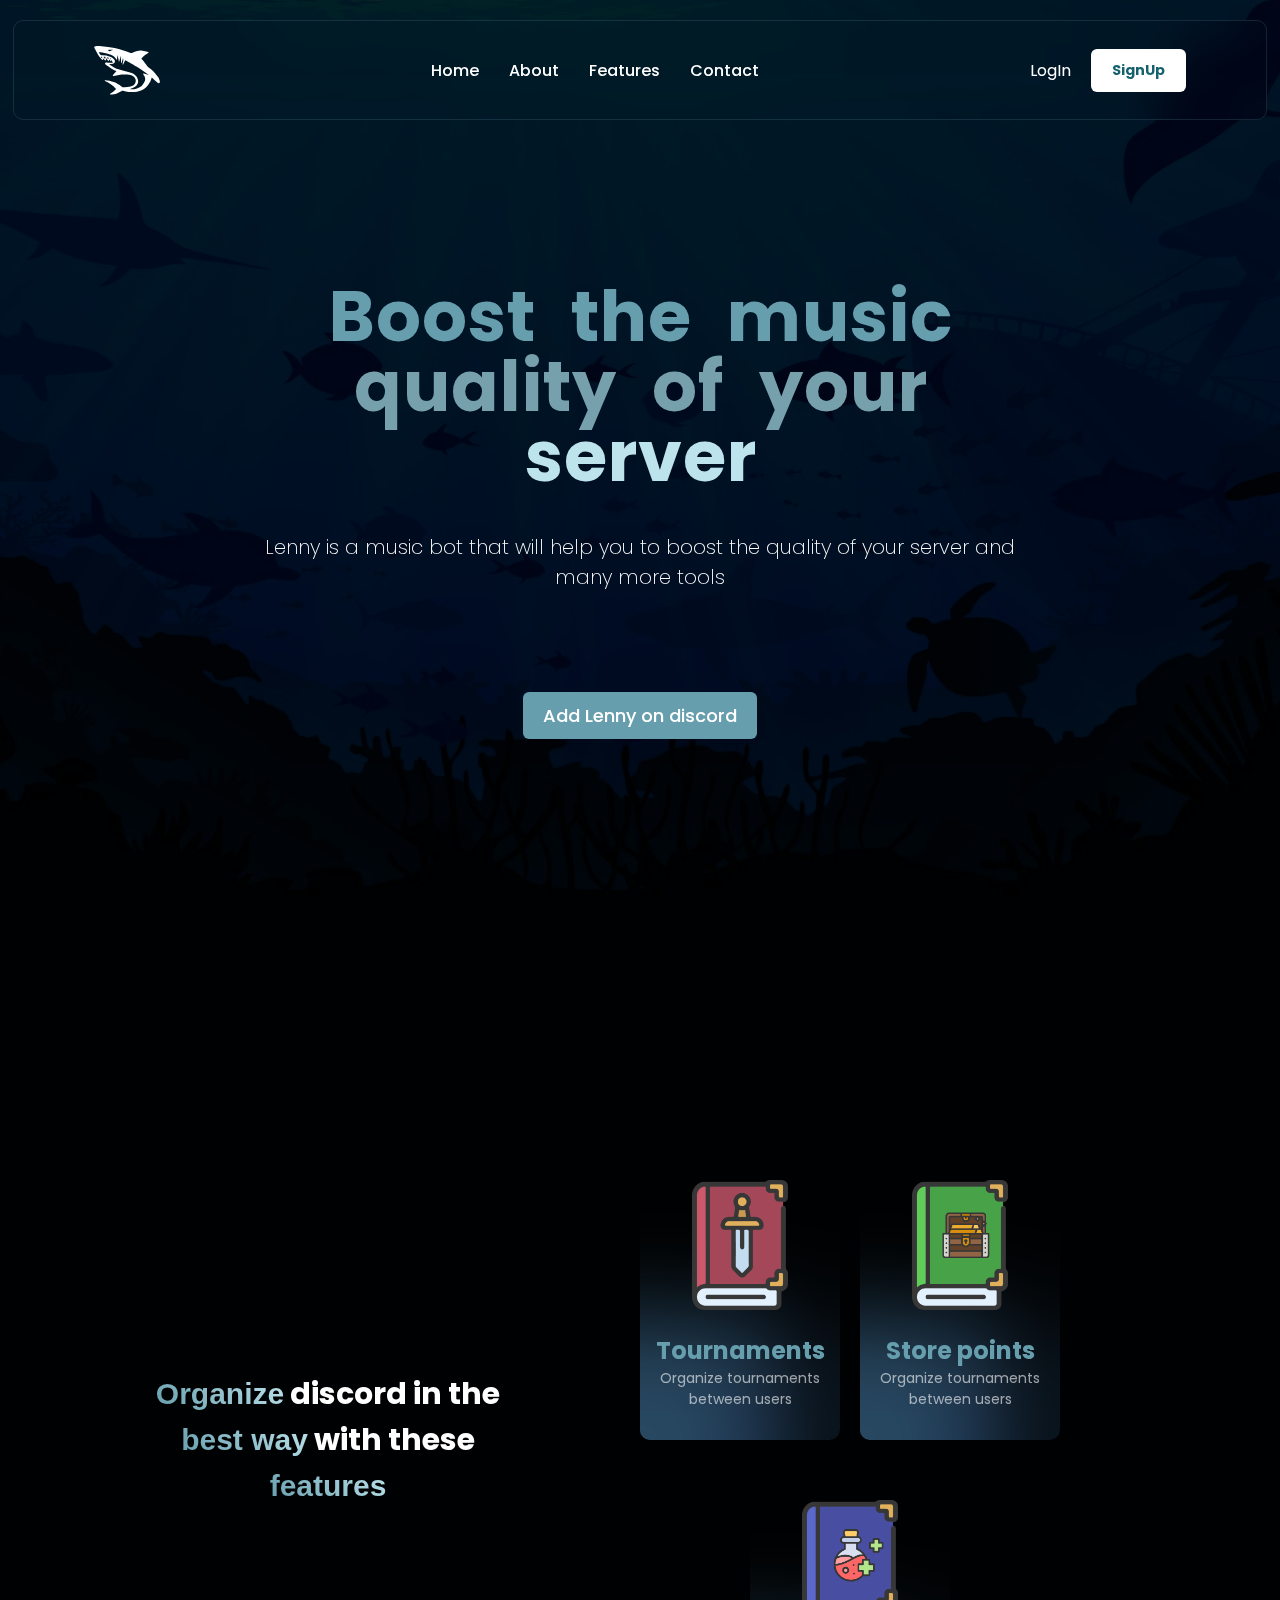
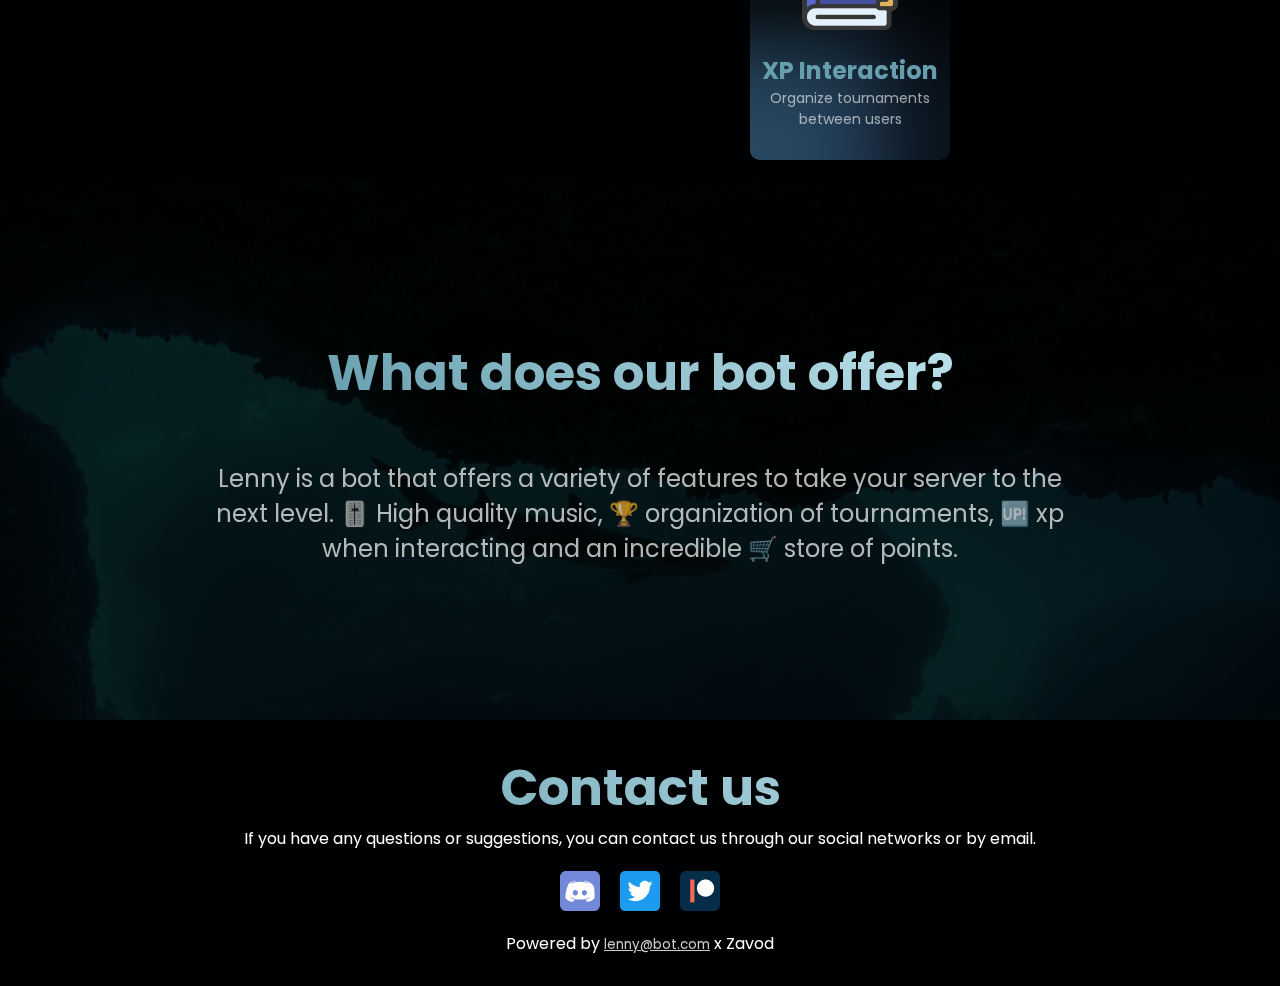
<file: index.html>
<!DOCTYPE html>
<html lang="en">
  <head>
    <meta charset="UTF-8" />
    <meta http-equiv="X-UA-Compatible" content="IE=edge" />
    <meta name="viewport" content="width=device-width, initial-scale=1.0" />
    <title>Lenny Bot Project - Home</title>
    <link rel="stylesheet" href="./src/static/css/animations.css" />
    <link rel="stylesheet" href="./src/static/css/mediaqueries.css" />
    <link rel="stylesheet" href="./src/static/css/format.css" />
    <link
      rel="shortcut icon"
      href="./src/static/images/favicon/favicon.ico"
      type="image/x-icon"
    />
    <link
      rel="shortcut icon"
      sizes="16x16"
      href="./src/static/images/favicon/favicon-16x16.png"
      type="image/png"
    />
    <link
      rel="shortcut icon"
      sizes="32x32"
      href="./src/static/images/favicon/favicon-32x32.png"
      type="image/png"
    />
    <link
      rel="shortcut icon"
      sizes="192x192"
      href="./src/static/images/favicon/android-chrome-192x192.png"
      type="image/png"
    />
    <link
      rel="shortcut icon"
      href="./src/static/images/favicon/android-chrome-512x512.png"
      type="image/png"
      sizes="512x512"
    />
    <link
      rel="apple-touch-icon"
      href="./src/static/images/favicon/apple-touch-icon.png"
      type="image/png"
    />
  </head>
  <body>
    <header>
      <div class="header__container">
        <img src="./src/static/images/logos/Lenny logo.svg" alt="" />
        <nav>
          <ul class="nav__menu">
            <li><a href="">Home</a></li>
            <li><a href="#about">About</a></li>
            <li><a href="#features">Features</a></li>
            <li><a href="#contact">Contact</a></li>
          </ul>
        </nav>
        <div class="header__buttons">
          <a href="src/modules/login.html">LogIn</a>
          <a href="src/modules/register.html" class="btn--primary">SignUp</a>
        </div>
      </div>
    </header>
    <main>
      <section class="hero__container">
        <article class="hero__content">
          <h1 class="hero__content--title">
            <div class="wave">
              <span style="--i: 1" class="m--fix">B</span>
              <span style="--i: 2" class="m--fix">o</span>
              <span style="--i: 3" class="m--fix">o</span>
              <span style="--i: 4" class="m--fix">s</span>
              <span style="--i: 5" class="m--fix">t</span>
              <span style="--i: 6" class="p--fix"></span>
              <span style="--i: 7" class="m--fix">t</span>
              <span style="--i: 8" class="m--fix">h</span>
              <span style="--i: 9" class="m--fix">e</span>
              <span style="--i: 10" class="p--fix"></span>
              <span style="--i: 11" class="m--fix">m</span>
              <span style="--i: 12" class="m--fix">u</span>
              <span style="--i: 13" class="m--fix">s</span>
              <span style="--i: 14" class="m--fix">i</span>
              <span style="--i: 15" class="m--fix">c</span>
            </div>
            <div class="wave">
              <span style="--i: 1" class="m--fix">q</span>
              <span style="--i: 2" class="m--fix">u</span>
              <span style="--i: 3" class="m--fix">a</span>
              <span style="--i: 4" class="m--fix">l</span>
              <span style="--i: 5" class="m--fix">i</span>
              <span style="--i: 6" class="m--fix">t</span>
              <span style="--i: 7" class="m--fix">y</span>
              <span style="--i: 8" class="p--fix"></span>
              <span style="--i: 9" class="m--fix">o</span>
              <span style="--i: 10" class="m--fix">f</span>
              <span style="--i: 11" class="p--fix"></span>
              <span style="--i: 12" class="m--fix">y</span>
              <span style="--i: 13" class="m--fix">o</span>
              <span style="--i: 14" class="m--fix">u</span>
              <span style="--i: 15" class="m--fix">r</span>
            </div>
            <div class="wave">
              <span style="--i: 1" class="m--fix">s</span>
              <span style="--i: 3" class="m--fix">e</span>
              <span style="--i: 5" class="m--fix">r</span>
              <span style="--i: 7" class="m--fix">v</span>
              <span style="--i: 9" class="m--fix">e</span>
              <span style="--i: 11" class="m--fix">r</span>
            </div>
          </h1>
          <h2 class="hero__content--subtitle">
            Lenny is a music bot that will help you to boost the quality of your
            server and many more tools
          </h2>
          <button class="btn--secondary">
            <a
              href="https://discord.com/api/oauth2/authorize?client_id=1012143866092191844&permissions=8&scope=applications.commands%20bot"
              >Add Lenny on discord</a
            >
          </button>
        </article>
      </section>

      <div class="clear--content"></div>

      <section id="features" class="features__container block--width">
        <article class="features__content">
          <div class="features__text">
            <h2 class="features__text__title">
              <span class="text--gradient">Organize</span> discord in the
              <span class="text--gradient">best way</span> with these
              <span class="text--gradient">features</span>
            </h2>
          </div>
          <div class="features__cards">
            <div class="slime__container">
              <div class="slime__content"></div>
              <div class="card">
                <img src="./src/static/images/cards/book-card1.png" alt="" />
                <div class="card__content">
                  <h3>Tournaments</h3>
                  <p>Organize tournaments between users</p>
                </div>
              </div>
            </div>
            <div class="slime__container">
              <div class="slime__content"></div>
              <div class="card">
                <img src="./src/static/images/cards/book-card3.png" alt="" />
                <div class="card__content">
                  <h3>Store points</h3>
                  <p>Organize tournaments between users</p>
                </div>
              </div>
            </div>
            <div class="slime__container">
              <div class="slime__content"></div>
              <div class="card">
                <img src="./src/static/images/cards/book-card2.png" alt="" />
                <div class="card__content">
                  <h3>XP Interaction</h3>
                  <p>Organize tournaments between users</p>
                </div>
              </div>
            </div>
          </div>
        </article>
      </section>

      <section id="about" class="aboutUs__container">
        <article class="aboutUs__content">
          <h2 class="primary--title text--gradient">
            What does our bot offer?
          </h2>
          <p>
            Lenny is a bot that offers a variety of features to take your server
            to the next level. 🎚️ High quality music, 🏆 organization of
            tournaments, 🆙 xp when interacting and an incredible 🛒 store of
            points.
          </p>
        </article>
      </section>
    </main>
    <footer id="contact" class="contact__container block--width">
      <article class="contact__content">
        <h2 class="primary--title text--gradient">Contact us</h2>
        <p>
          If you have any questions or suggestions, you can contact us through
          our social networks or by email.
        </p>
        <div class="contact__social">
          <a href="https://discord.com" target="_blank">
            <img src="./src/static/images/logos/discord.svg" alt="" />
          </a>
          <a href="https://twitter.com" target="_blank">
            <img src="./src/static/images/logos/twitter.svg" alt="" />
          </a>
          <a href="https://www.patreon.com" target="_blank">
            <img src="./src/static/images/logos/patreon.svg" alt="" />
          </a>
        </div>
        Powered by
        <a class="mail" href="mailto:nf@nf.com">lenny@bot.com</a>
        x <a href="https://github.com/aboueidlautaro">Zavod</a>
      </article>
    </footer>
  </body>
</html>
</file>
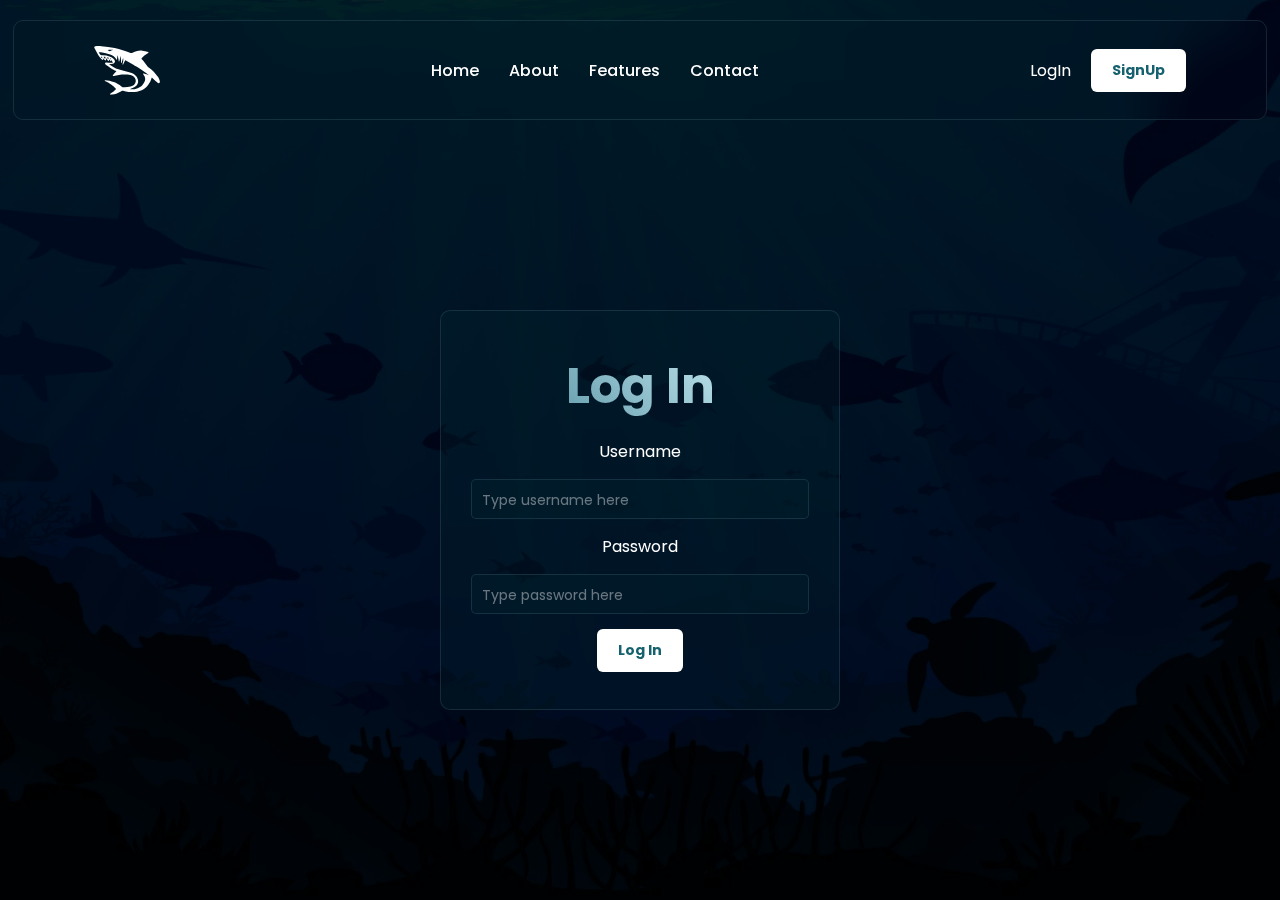
<file: src/modules/login.html>
<!DOCTYPE html>
<html lang="en">
  <head>
    <meta charset="UTF-8" />
    <meta http-equiv="X-UA-Compatible" content="IE=edge" />
    <meta name="viewport" content="width=device-width, initial-scale=1.0" />
    <title>Lenny Bot Project - LogIn</title>
    <link rel="stylesheet" href="../static/css/animations.css" />
    <link rel="stylesheet" href="../static/css/mediaqueries.css" />
    <link rel="stylesheet" href="../static/css/format.css" />
    <link
      rel="shortcut icon"
      href="./src/static/images/favicon/favicon.ico"
      type="image/x-icon"
    />
    <link
      rel="shortcut icon"
      sizes="16x16"
      href="../static/images/favicon/favicon-16x16.png"
      type="image/png"
    />
    <link
      rel="shortcut icon"
      sizes="32x32"
      href="../static/images/favicon/favicon-32x32.png"
      type="image/png"
    />
    <link
      rel="shortcut icon"
      sizes="192x192"
      href="../static/images/favicon/android-chrome-192x192.png"
      type="image/png"
    />
    <link
      rel="shortcut icon"
      href="../static/images/favicon/android-chrome-512x512.png"
      type="image/png"
      sizes="512x512"
    />
    <link
      rel="apple-touch-icon"
      href="../static/images/favicon/apple-touch-icon.png"
      type="image/png"
    />
  </head>
  <body>
    <header>
      <div class="header__container">
        <img src="../static/images/logos/Lenny logo.svg" alt="" />
        <nav>
          <ul class="nav__menu">
            <li><a href="../../index.html">Home</a></li>
            <li><a href="../../index.html#about">About</a></li>
            <li><a href="../../index.html#features">Features</a></li>
            <li><a href="../../index.html#contact">Contact</a></li>
          </ul>
        </nav>
        <div class="header__buttons">
          <a href="">LogIn</a>
          <a href="./register.html" class="btn--primary">SignUp</a>
        </div>
      </div>
    </header>
    <main>
      <section class="heroContainer__login">
        <article class="heroContent__login">
          <div class="login__container flex--column">
            <form class="flex--column gap--15" action="">
              <h2 class="primary--title text--gradient">Log In</h2>
              <label for="username">Username</label>
              <input
                type="text"
                name="username"
                id="username"
                placeholder="Type username here"
              />
              <label for="password">Password</label>
              <input
                type="password"
                name="password"
                id="password"
                placeholder="Type password here"
              />
              <button type="submit" class="btn--primary">Log In</button>
            </form>
          </div>
        </article>
      </section>
    </main>
  </body>
</html>
</file>
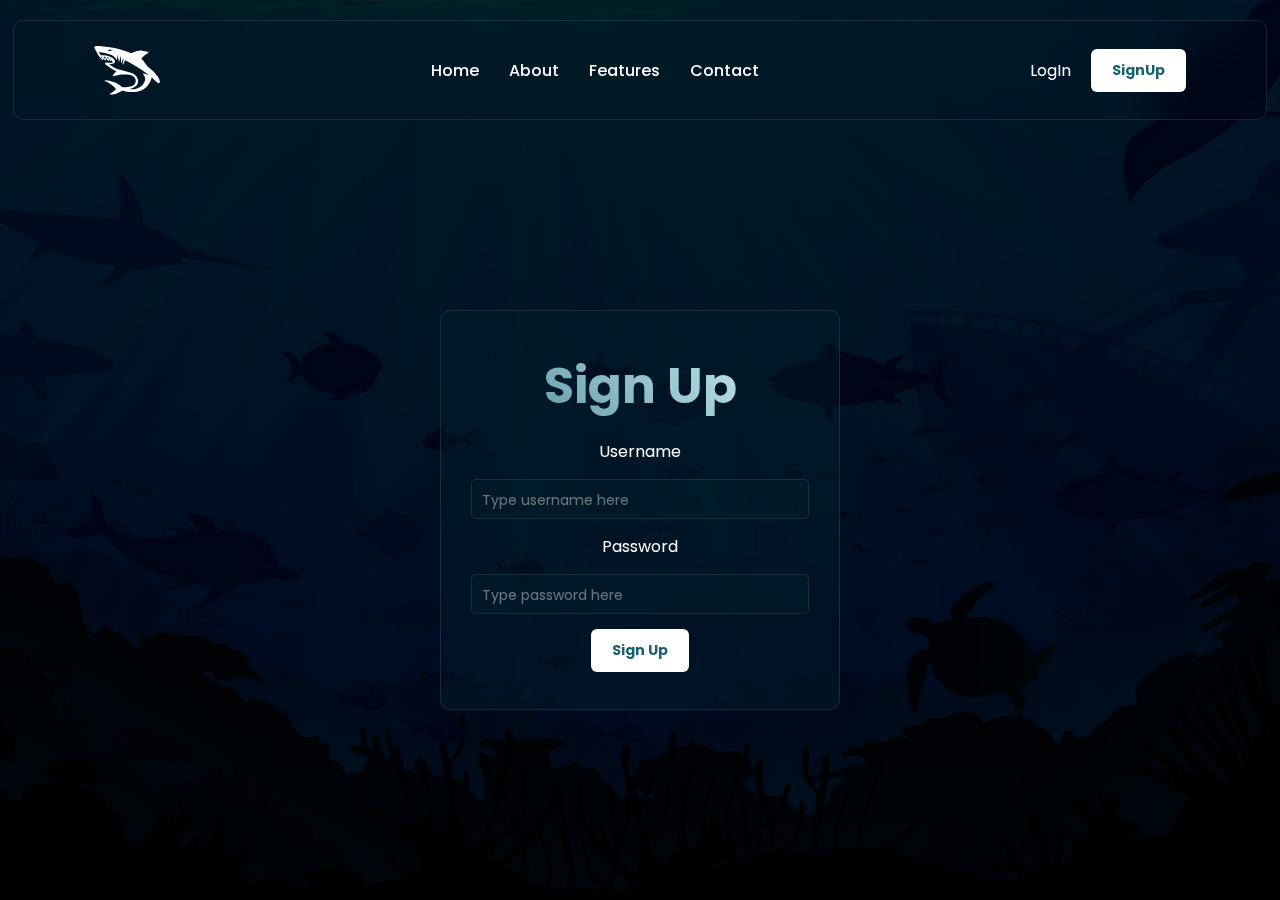
<file: src/modules/register.html>
<!DOCTYPE html>
<html lang="en">
  <head>
    <meta charset="UTF-8" />
    <meta http-equiv="X-UA-Compatible" content="IE=edge" />
    <meta name="viewport" content="width=device-width, initial-scale=1.0" />
    <title>Lenny Bot Project - SignUp</title>
    <link rel="stylesheet" href="../static/css/animations.css" />
    <link rel="stylesheet" href="../static/css/mediaqueries.css" />
    <link rel="stylesheet" href="../static/css/format.css" />
    <link
      rel="shortcut icon"
      href="./src/static/images/favicon/favicon.ico"
      type="image/x-icon"
    />
    <link
      rel="shortcut icon"
      sizes="16x16"
      href="../static/images/favicon/favicon-16x16.png"
      type="image/png"
    />
    <link
      rel="shortcut icon"
      sizes="32x32"
      href="../static/images/favicon/favicon-32x32.png"
      type="image/png"
    />
    <link
      rel="shortcut icon"
      sizes="192x192"
      href="../static/images/favicon/android-chrome-192x192.png"
      type="image/png"
    />
    <link
      rel="shortcut icon"
      href="../static/images/favicon/android-chrome-512x512.png"
      type="image/png"
      sizes="512x512"
    />
    <link
      rel="apple-touch-icon"
      href="../static/images/favicon/apple-touch-icon.png"
      type="image/png"
    />
  </head>
  <body>
    <header>
      <div class="header__container">
        <img src="../static/images/logos/Lenny logo.svg" alt="" />
        <nav>
          <ul class="nav__menu">
            <li><a href="../../index.html">Home</a></li>
            <li><a href="../../index.html#about">About</a></li>
            <li><a href="../../index.html#features">Features</a></li>
            <li><a href="../../index.html#contact">Contact</a></li>
          </ul>
        </nav>
        <div class="header__buttons">
          <a href="./login.html">LogIn</a>
          <a href="src/modules/register.html" class="btn--primary">SignUp</a>
        </div>
      </div>
    </header>
    <main>
      <section class="heroContainer__register">
        <article class="heroContent__register">
          <div class="register__container flex--column">
            <form class="flex--column gap--15" action="">
              <h2 class="primary--title text--gradient">Sign Up</h2>
              <label for="username">Username</label>
              <input
                type="text"
                name="username"
                id="username"
                placeholder="Type username here"
              />
              <label for="password">Password</label>
              <input
                type="password"
                name="password"
                id="password"
                placeholder="Type password here"
              />
              <button type="submit" class="btn--primary">Sign Up</button>
            </form>
          </div>
        </article>
      </section>
    </main>
  </body>
</html>
</file>
<file: src/static/css/mediaqueries.css>
@media (min-width: 640px) {
  .hero__container .hero__content .hero__content--title {
    font-size: 50px;
  }
  .hero__container .hero__content div {
    line-height: 60px;
  }
  .features__container .features__content .features__text {
    width: 40%;
  }
  .features__container .features__content .features__cards {
    width: 60%;
  }
  .primary--title {
    font-size: 50px !important;
  }
  .aboutUs__container .aboutUs__content p {
    font-size: 24px;
  }
}

@media (min-width: 750px) {
  .hero__container .hero__content .hero__content--title {
    font-size: 70px;
  }
  .hero__container .hero__content div {
    line-height: 70px;
  }
  .features__container .features__content {
    align-items: flex-start;
    flex-direction: row;
  }
}

@media (max-width: 820px) {
  header .header__container {
    flex-direction: column;
    min-height: 170px;
    gap: 10px;
    justify-content: center;
  }
  header {
    top: 50px;
  }
  .primary--title {
    font-size: 30px;
  }
}

@media (min-width: 821px) {
  header {
    top: 20px;
  }
  header .header__container {
    padding: 0px 80px;
  }
}
</file>
<file: src/static/css/format.css>
@import url("https://fonts.googleapis.com/css2?family=Bebas+Neue&display=swap");

@import url("https://fonts.googleapis.com/css2?family=Poppins:wght@200;400;500;600&display=swap");

@import url("https://fonts.googleapis.com/css2?family=Josefin+Sans:wght@400;700&display=swap");

:root {
  --white: #fff;
  --black: #000102;
  --blue-ocean-primary: #15616d;
  --blue-ocean-secondary: #669ead;
  --border: #669ead31;
  --blue-ocean-terciary: #76a0ac;
  --blue-ocean-light: #bde3ec;
  --background-module: rgba(0, 39, 48, 0.295);
  --gray-primary: rgba(255, 255, 255, 0.411);
}

* {
  margin: 0;
  padding: 0;
  box-sizing: border-box;
  font-family: "Poppins", sans-serif;
  scroll-behavior: smooth;
}

body {
  background-color: var(--black);
  color: var(--white);
}

li {
  list-style: none;
}

a {
  text-decoration: none;
  color: var(--white);
}
a:hover {
  color: var(--blue-ocean-light);
}
button {
  cursor: pointer;
  border: none;
}

.block--width {
  margin: auto;
  width: 80%;
}

.btn--primary {
  padding: 10px 20px;
  border: none;
  border-radius: 6px;
  font-size: 14px;
  font-weight: 700;
  background-color: var(--white);
  color: var(--blue-ocean-primary);
  border: 1px solid transparent;
  transition: all 0.3s ease-in-out;
}
.btn--primary:hover {
  background-color: transparent;
  border: 1px solid var(--white);
  color: var(--white);
  transition: all 0.3s ease-in-out;
}

.btn--secondary {
  padding: 10px 20px;
  border: none;
  color: var(--white);
  border-radius: 6px;
  font-size: 18px;
  font-weight: 500;
  background-color: var(--blue-ocean-secondary);
  transition: all 0.3s ease-in-out;
}
.btn--secondary:hover {
  transition: all 0.3s ease-in-out;
  background-color: var(--blue-ocean-primary);
}

.block {
  display: block;
}
.m--fix {
  margin: 0 -7px;
}

.p--fix {
  padding: 0 10px;
}

.clear--content {
  position: sticky;
  top: 0;
  background-color: var(--black);
  height: 20px;
  width: 100%;
  z-index: 99999;
}

header {
  height: 100px;
  width: 100%;
  position: fixed;

  display: flex;
  justify-content: center;
  align-items: center;
  flex-direction: column;
  z-index: 100000;
}

.header__container {
  width: 98%;
  min-height: 100px;
  height: auto;
  display: flex;
  justify-content: space-between;
  align-items: center;
  border: 1px solid var(--border);
  border-radius: 10px;
  -webkit-backdrop-filter: blur(20px);
  backdrop-filter: blur(20px);
}
.header__container > img {
  width: auto;
  height: 50px;
}
.nav__menu {
  display: flex;
  justify-content: center;
  align-items: center;
  gap: 30px;
}
.nav__menu > li > a {
  font-size: 16px;
  font-weight: 500;
  transition: all 0.3s ease;
}

.header__buttons {
  display: flex;
  justify-content: center;
  align-items: center;
  gap: 20px;
}

.hero__container {
  position: relative;
  z-index: 1;
  height: 100vh;
  width: 100%;
  background: url("../images/backgrounds/hero-background.webp") no-repeat;
  background-position: center;
  background-size: cover;
}

.hero__content {
  padding-top: 120px;
  display: flex;
  justify-content: center;
  flex-direction: column;
  align-items: center;
  width: 100%;
  height: 100%;
  backdrop-filter: brightness(0.15);
  -webkit-backdrop-filter: brightness(0.15);
  user-select: none;
}

.hero__content div {
  line-height: 50px;
}

.hero__content div:nth-child(1) {
  color: var(--blue-ocean-secondary);
}

.hero__content div:nth-child(2) {
  color: var(--blue-ocean-terciary);
}

.hero__content div:nth-child(3) {
  color: var(--blue-ocean-light);
}

.hero__content--title {
  font-size: 42px;
  font-weight: 700;
  text-align: center;
  padding-bottom: 20px;
  width: 90%;
}

.hero__content--subtitle {
  font-size: 20px;
  font-weight: 200;
  text-align: center;
  padding: 20px;
  padding-bottom: 100px;
  max-width: 800px;
  width: 90%;
}

.features__container {
  height: auto;
  padding-top: 200px;
  margin: auto;
}

.features__content {
  display: flex;
  align-items: center;
  justify-content: space-around;
  flex-direction: column;
  width: 100%;
  height: 100%;
  gap: 20px;
}
.features__text {
  margin: auto;
  width: 100%;
  min-width: 250px;
  max-width: 400px;
  display: flex;
  flex-direction: column;
}
.features__text__title {
  font-size: 30px;
  width: 100%;
  font-weight: 700;
  padding-bottom: 20px;
  text-align: center;
}
.features__text__title span {
  font-family: "joefin sans", sans-serif;
  font-weight: 900;
}

.features__cards {
  width: 100%;
  display: flex;
  flex-wrap: wrap;
  justify-content: center;
  gap: 20px;
  padding: 20px 0px;
}

.slime__container {
  width: 200px;
  height: 300px;
  overflow: hidden;
  position: relative;
  border-radius: 10px;
  transition: all 0.5s ease;
}

.slime__content {
  overflow: hidden;
  background: -moz-linear-gradient(
    315deg,
    rgba(29, 53, 87, 0.9),
    rgba(69, 123, 157, 0.7)
  );
  background: -webkit-linear-gradient(
    315deg,
    rgba(29, 53, 87, 0.9),
    rgba(69, 123, 157, 0.7)
  );
  background: linear-gradient(
    315deg,
    rgba(29, 53, 87, 0.9),
    rgba(69, 123, 157, 0.7)
  );
  animation: animate-slime 5s linear infinite, move-slime 10s linear infinite;
  position: relative;
  top: 40%;
  width: 150px;
  height: 150px;
  margin-top: 5vw;
  z-index: -1;
}

.card {
  border-radius: 10px;
  display: flex;
  flex-direction: column;
  justify-content: space-evenly;
  align-items: center;
  top: 0;
  position: absolute;
  width: 100%;
  height: 100%;
  backdrop-filter: blur(50px);
  -webkit-backdrop-filter: blur(50px);
  text-align: center;
}
.slime__container:hover {
  transform: scale(1.048);
}
.slime__container:hover:nth-child(1) .slime__content {
  animation: hover-red infinite 0.5s, animate-slime 5s linear infinite,
    move-slime 10s linear infinite;
  transition: all 0.5s ease;
}
.slime__container:hover:nth-child(2) .slime__content {
  animation: hover-green infinite 0.5s, animate-slime 5s linear infinite,
    move-slime 10s linear infinite;
  transition: all 0.5s ease;
}

.card__content {
  padding: 3px 3px 10px 3px;
  font-family: "josefin sans", sans-serif;
}
.card__content h3 {
  color: var(--blue-ocean-secondary);
  font-size: 24px;
  font-weight: 700;
}
.card__content p {
  font-size: 14px;
  font-weight: 400;
  opacity: 0.6;
}

.card img {
  padding-top: 20px;
  height: 50%;
}
.text--gradient {
  background: var(--blue-ocean-secondary);
  background: linear-gradient(45deg, #669ead 0%, #bde3ec 100%);
  -webkit-background-clip: text;
  -webkit-text-fill-color: transparent;
}

.aboutUs__container {
  min-height: 60vh;
  height: auto;
  margin: auto;
  width: 100%;
  background: url("../images/backgrounds/background-aboutus.jpg") no-repeat;
  background-position: initial;
  background-size: cover;
}
.aboutUs__content {
  width: 100%;
  min-height: 60vh;
  height: 100%;
  backdrop-filter: brightness(0.15) saturate(80%);
  -webkit-backdrop-filter: brightness(0.15) saturate(80%);
  display: flex;
  justify-content: center;
  align-items: center;
  flex-direction: column;
}
.primary--title {
  font-size: 32px;
  font-weight: 700;
  text-align: center;
}

.aboutUs__content p {
  padding-top: 50px;
  width: 70%;
  text-align: center;
  font-size: 18px;
  opacity: 0.7;
  font-weight: 400;
}

.contact__content {
  padding: 30px 0px;
  text-align: center;
}
.contact__social {
  display: flex;
  justify-content: center;
  gap: 20px;
  align-items: center;
  padding: 20px 0px;
}
.contact__social a {
  width: 40px;
  height: 40px;
  transition: all 0.3s ease;
}
.contact__social a:hover {
  transform: scale(1.1);
  transition: all 0.3s ease;
}
.contact__social a img {
  width: 100%;
  height: 100%;
}
.mail {
  font-size: smaller;
  opacity: 0.8;
  text-decoration: underline;
}

.heroContainer__login {
  position: relative;
  z-index: 1;
  height: 100vh;
  width: 100%;
  background: url("../images/backgrounds/hero-background.webp") no-repeat;
  background-position: center;
  background-size: cover;
}

.heroContent__login {
  padding-top: 120px;
  display: flex;
  justify-content: center;
  flex-direction: column;
  align-items: center;
  width: 100%;
  height: 100%;
  backdrop-filter: brightness(0.15);
  -webkit-backdrop-filter: brightness(0.15);
  user-select: none;
}
.login__container {
  max-width: 400px;
  height: 400px;
  width: 90%;
  border-radius: 10px;
  z-index: 99999;
  border: 1px solid var(--border);
  background: var(--background-module);
}
.login__content {
  width: 100%;
  height: 100%;
  display: flex;
  border: 2px solid wheat;
}

.flex--column {
  display: flex;
  flex-direction: column;
  justify-content: center;
  align-items: center;
}

.gap--15 {
  gap: 15px;
}

input[type="text"],
input[type="password"] {
  width: 100%;
  height: 40px;
  border: 1px solid var(--border);
  border-radius: 5px;
  padding: 0px 10px;
  background: var(--background-module);
  color: var(--text);
  font-size: 16px;
  font-weight: 400;
  outline: none;
}

input[type="text"]:focus,
input[type="password"]:focus {
  border: 1px solid var(--white);
}

input[type="text"]::placeholder,
input[type="password"]::placeholder {
  color: var(--gray-primary);
  font-size: 14px;
  font-weight: 400;
}

.heroContainer__register {
  position: relative;
  z-index: 1;
  height: 100vh;
  width: 100%;
  background: url("../images/backgrounds/hero-background.webp") no-repeat;
  background-position: center;
  background-size: cover;
}

.heroContent__register {
  padding-top: 120px;
  display: flex;
  justify-content: center;
  flex-direction: column;
  align-items: center;
  width: 100%;
  height: 100%;
  backdrop-filter: brightness(0.15);
  -webkit-backdrop-filter: brightness(0.15);
  user-select: none;
}
.register__container {
  max-width: 400px;
  height: 400px;
  width: 90%;
  border-radius: 10px;
  z-index: 99999;
  border: 1px solid var(--border);
  background: var(--background-module);
}
.login__content {
  width: 100%;
  height: 100%;
  display: flex;
  border: 2px solid wheat;
}
</file>
<file: src/static/css/animations.css>
.wave span {
  position: relative;
  display: inline-block;
  animation: animate 3s ease-in-out infinite;
  animation-delay: calc(0.1s * var(--i));
}

@keyframes animate {
  0% {
    transform: translateY(0px);
  }

  20% {
    transform: translateY(-7px);
  }

  40%,
  100% {
    transform: translateY(0px);
  }
}

@keyframes animate-slime {
  0%,
  100% {
    border-radius: 64% 36% 27% 73% / 55% 58% 42% 45%;
  }
  25% {
    border-radius: 73% 27% 26% 38% / 73% 36% 64% 27%;
  }
  50% {
    border-radius: 28% 72% 44% 56% / 49% 40% 60% 51%;
  }
  75% {
    border-radius: 40% 60% 70% 30% / 47% 62% 38% 53%;
  }
}

@keyframes move-slime {
  0%,
  100% {
    transform: scale(1) translate();
  }
  20% {
    transform: scale(1.3) translate(40px, -185px);
  }
  40% {
    transform: scale(0.8) translate(10px, -120px);
  }
  60% {
    transform: scale(1) translate(20px, -145px);
  }
  80% {
    transform: scale(1.5) translate(10px, -160px);
  }
}

@keyframes hover-red {
  0% {
    background: -moz-linear-gradient(
      315deg,
      rgba(87, 29, 29, 0.9),
      rgba(157, 69, 69, 0.7)
    );
    background: -webkit-linear-gradient(
      315deg,
      rgba(87, 29, 29, 0.9),
      rgba(157, 69, 69, 0.7)
    );
    background: linear-gradient(
      315deg,
      rgba(87, 29, 29, 0.9),
      rgba(157, 69, 69, 0.7)
    );
  }
  100% {
    background: -moz-linear-gradient(
      315deg,
      rgba(87, 29, 29, 0.9),
      rgba(157, 69, 69, 0.7)
    );
    background: -webkit-linear-gradient(
      315deg,
      rgba(87, 29, 29, 0.9),
      rgba(157, 69, 69, 0.7)
    );
    background: linear-gradient(
      315deg,
      rgba(87, 29, 29, 0.9),
      rgba(157, 69, 69, 0.7)
    );
  }
}
@keyframes hover-green {
  0% {
    background: -moz-linear-gradient(
      315deg,
      rgba(29, 87, 43, 0.9),
      rgba(69, 157, 88, 0.7)
    );
    background: -webkit-linear-gradient(
      315deg,
      rgba(29, 87, 43, 0.9),
      rgba(69, 157, 88, 0.7)
    );
    background: linear-gradient(
      315deg,
      rgba(29, 87, 43, 0.9),
      rgba(69, 157, 88, 0.7)
    );
  }
  100% {
    background: -moz-linear-gradient(
      315deg,
      rgba(29, 87, 43, 0.9),
      rgba(69, 157, 88, 0.7)
    );
    background: -webkit-linear-gradient(
      315deg,
      rgba(29, 87, 43, 0.9),
      rgba(69, 157, 88, 0.7)
    );
    background: linear-gradient(
      315deg,
      rgba(29, 87, 43, 0.9),
      rgba(69, 157, 88, 0.7)
    );
  }
}
</file>
